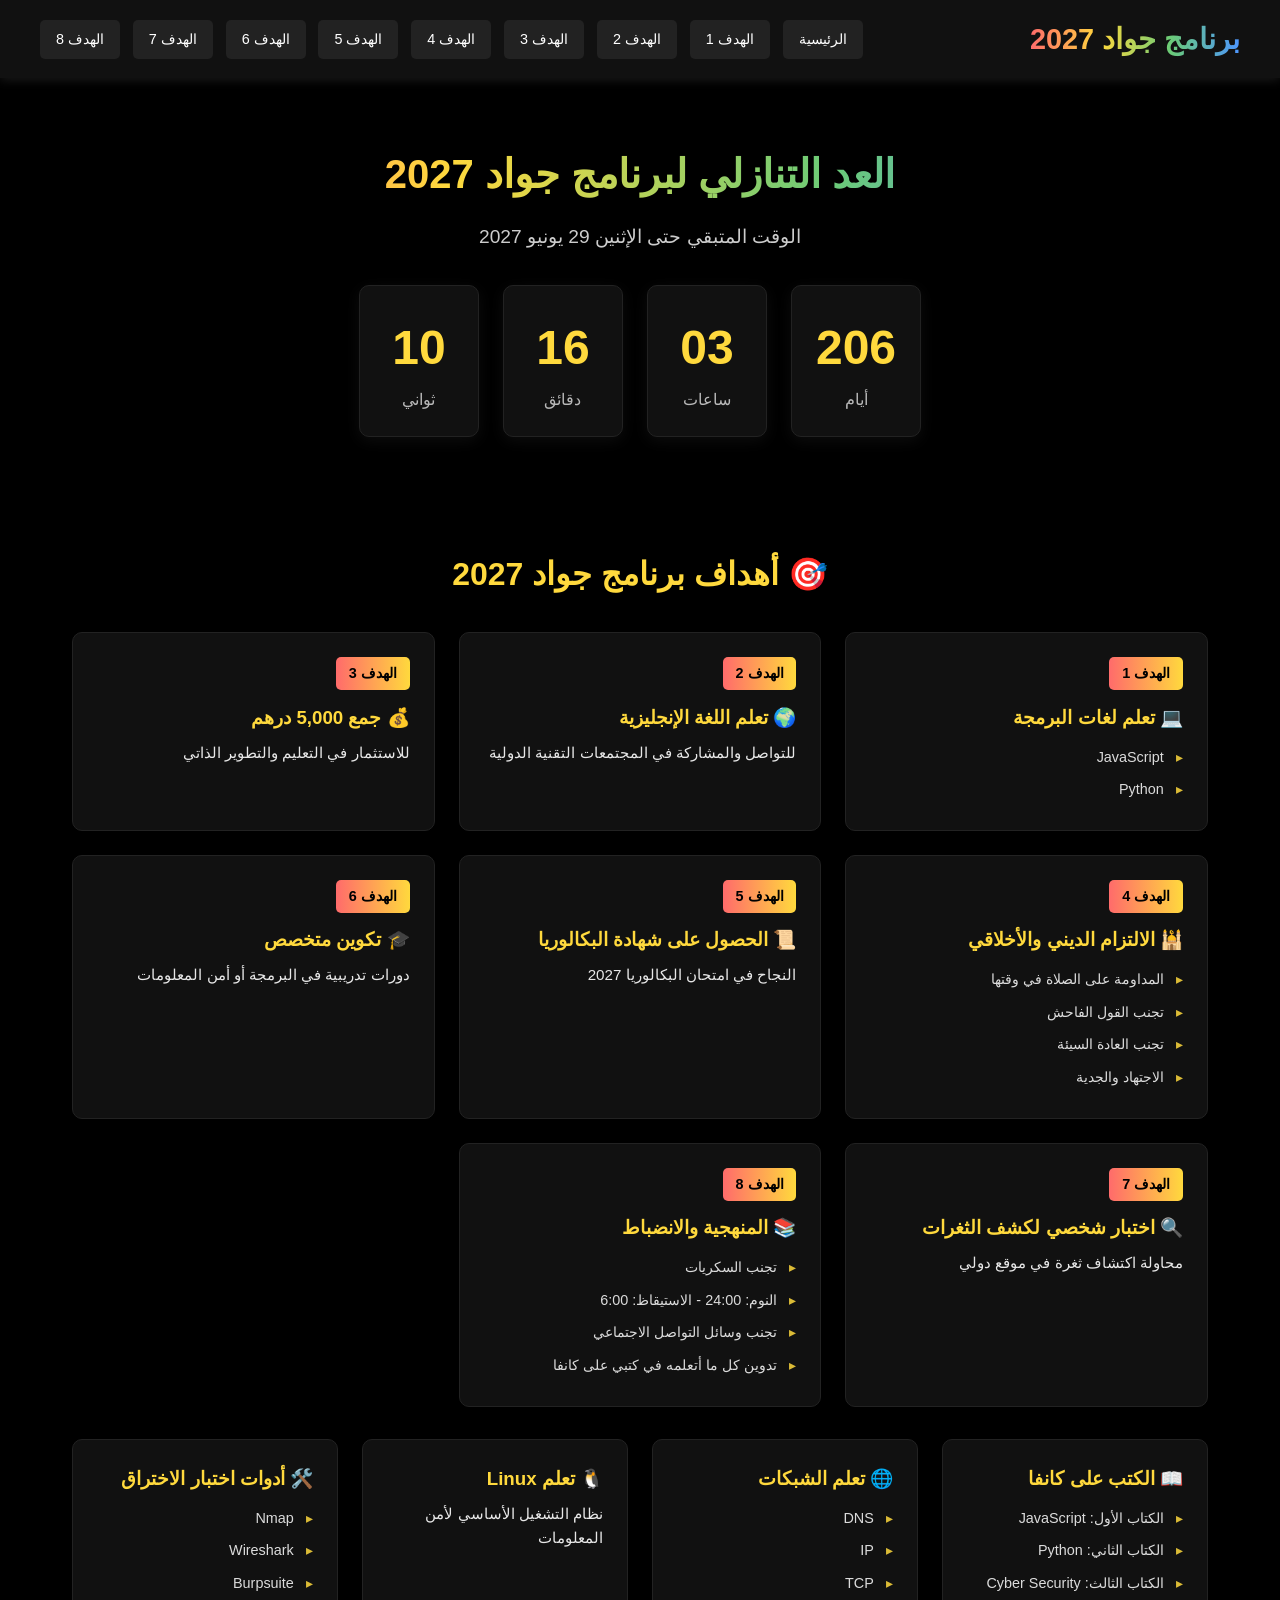
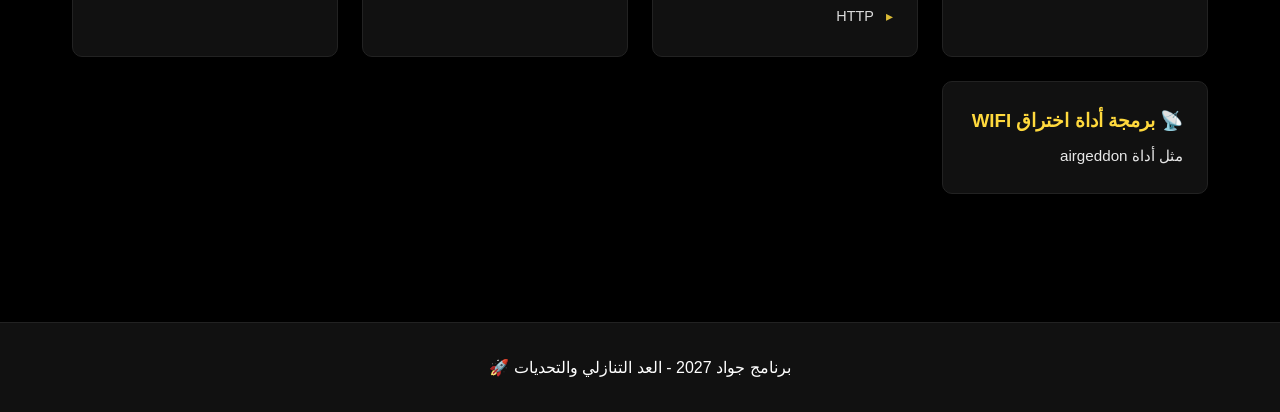
<file: index.html>
<!DOCTYPE html>
<html lang="ar" dir="rtl">
<head>
    <meta charset="UTF-8">
    <meta name="viewport" content="width=device-width, initial-scale=1.0">
    <title>برنامج جواد 2027</title>
    <style>
        /* Base Styles */
        * {
            margin: 0;
            padding: 0;
            box-sizing: border-box;
            font-family: 'Segoe UI', Tahoma, Geneva, Verdana, sans-serif;
        }
        
        body {
            background-color: #000000;
            color: #FFFFFF;
            line-height: 1.6;
            min-height: 100vh;
        }

        /* Navigation */
        nav {
            background-color: #111111;
            padding: 1rem 2rem;
            position: sticky;
            top: 0;
            z-index: 100;
            box-shadow: 0 2px 10px rgba(255, 255, 255, 0.1);
        }

        .nav-container {
            max-width: 1200px;
            margin: 0 auto;
            display: flex;
            justify-content: space-between;
            align-items: center;
            flex-wrap: wrap;
            gap: 1rem;
        }

        .logo {
            font-size: 1.8rem;
            font-weight: bold;
            background: linear-gradient(90deg, #ff6b6b, #ffd93d, #6bcb77, #4d96ff);
            -webkit-background-clip: text;
            -webkit-text-fill-color: transparent;
            background-clip: text;
        }

        .nav-links {
            display: flex;
            flex-wrap: wrap;
            gap: 0.8rem;
        }

        .nav-links a {
            color: #ffffff;
            text-decoration: none;
            padding: 0.5rem 1rem;
            border-radius: 5px;
            transition: all 0.3s;
            font-size: 0.9rem;
            background-color: #222;
        }

        .nav-links a:hover {
            background-color: #333;
            transform: translateY(-2px);
        }

        /* Main Content */
        .container {
            max-width: 1200px;
            margin: 0 auto;
            padding: 2rem;
        }

        /* Countdown Section */
        .countdown-section {
            padding: 2rem 0;
            text-align: center;
        }

        .countdown-title {
            font-size: 2.5rem;
            margin-bottom: 1rem;
            background: linear-gradient(90deg, #ff6b6b, #ffd93d, #6bcb77, #4d96ff);
            -webkit-background-clip: text;
            -webkit-text-fill-color: transparent;
            background-clip: text;
        }

        .countdown-subtitle {
            font-size: 1.2rem;
            margin-bottom: 2rem;
            opacity: 0.8;
        }

        .countdown-container {
            display: flex;
            justify-content: center;
            flex-wrap: wrap;
            gap: 1.5rem;
            margin: 2rem 0;
        }

        .countdown-unit {
            background-color: #111111;
            padding: 1.5rem;
            border-radius: 10px;
            min-width: 120px;
            box-shadow: 0 4px 15px rgba(255, 255, 255, 0.05);
            border: 1px solid #222;
        }

        .countdown-value {
            font-size: 3rem;
            font-weight: bold;
            color: #ffd93d;
        }

        .countdown-label {
            font-size: 1rem;
            text-transform: uppercase;
            opacity: 0.7;
        }

        /* Goals Section */
        .goals-section {
            padding: 3rem 0;
        }

        .goals-title {
            font-size: 2rem;
            text-align: center;
            margin-bottom: 2rem;
            color: #ffd93d;
        }

        .goals-grid {
            display: grid;
            grid-template-columns: repeat(auto-fit, minmax(280px, 1fr));
            gap: 1.5rem;
        }

        .goal-card {
            background-color: #111111;
            padding: 1.5rem;
            border-radius: 10px;
            border: 1px solid #222;
            transition: all 0.3s;
        }

        .goal-card:hover {
            transform: translateY(-5px);
            border-color: #ffd93d;
            box-shadow: 0 5px 20px rgba(255, 217, 61, 0.1);
        }

        .goal-number {
            display: inline-block;
            background: linear-gradient(90deg, #ff6b6b, #ffd93d);
            padding: 0.3rem 0.8rem;
            border-radius: 5px;
            font-size: 0.9rem;
            font-weight: bold;
            margin-bottom: 0.8rem;
            color: #000;
        }

        .goal-card h3 {
            color: #ffd93d;
            margin-bottom: 0.5rem;
        }

        .goal-card p {
            opacity: 0.9;
            font-size: 0.95rem;
        }

        .goal-card ul {
            list-style: none;
            padding: 0;
            margin-top: 0.5rem;
        }

        .goal-card ul li {
            padding: 0.3rem 0;
            padding-right: 1.2rem;
            position: relative;
            font-size: 0.9rem;
            opacity: 0.85;
        }

        .goal-card ul li::before {
            content: "▸";
            position: absolute;
            right: 0;
            color: #ffd93d;
        }

        /* Footer */
        footer {
            background-color: #111111;
            padding: 2rem;
            text-align: center;
            margin-top: 3rem;
            border-top: 1px solid #222;
        }

        /* Responsive */
        @media (max-width: 768px) {
            .nav-container {
                flex-direction: column;
                align-items: center;
            }

            .nav-links {
                justify-content: center;
            }

            .nav-links a {
                font-size: 0.8rem;
                padding: 0.3rem 0.7rem;
            }

            .countdown-unit {
                min-width: 90px;
                padding: 1rem;
            }

            .countdown-value {
                font-size: 2rem;
            }

            .countdown-title {
                font-size: 1.8rem;
            }

            .goals-grid {
                grid-template-columns: 1fr;
            }
        }

        @media (max-width: 480px) {
            .countdown-container {
                gap: 0.8rem;
            }

            .countdown-unit {
                min-width: 70px;
                padding: 0.7rem;
            }

            .countdown-value {
                font-size: 1.5rem;
            }

            .countdown-label {
                font-size: 0.7rem;
            }
        }
    </style>
</head>
<body>
    <!-- Navigation -->
    <nav>
        <div class="nav-container">
            <div class="logo">برنامج جواد 2027</div>
            <div class="nav-links">
                <a href="#home">الرئيسية</a>
                <a href="#goal1">الهدف 1</a>
                <a href="#goal2">الهدف 2</a>
                <a href="#goal3">الهدف 3</a>
                <a href="#goal4">الهدف 4</a>
                <a href="#goal5">الهدف 5</a>
                <a href="#goal6">الهدف 6</a>
                <a href="#goal7">الهدف 7</a>
                <a href="#goal8">الهدف 8</a>
            </div>
        </div>
    </nav>

    <!-- Main Content -->
    <div class="container" id="home">
        <!-- Countdown Section -->
        <section class="countdown-section">
            <h1 class="countdown-title">العد التنازلي لبرنامج جواد 2027</h1>
            <p class="countdown-subtitle">الوقت المتبقي حتى الإثنين 29 يونيو 2027</p>
            
            <div class="countdown-container">
                <div class="countdown-unit">
                    <div class="countdown-value" id="days">00</div>
                    <div class="countdown-label">أيام</div>
                </div>
                <div class="countdown-unit">
                    <div class="countdown-value" id="hours">00</div>
                    <div class="countdown-label">ساعات</div>
                </div>
                <div class="countdown-unit">
                    <div class="countdown-value" id="minutes">00</div>
                    <div class="countdown-label">دقائق</div>
                </div>
                <div class="countdown-unit">
                    <div class="countdown-value" id="seconds">00</div>
                    <div class="countdown-label">ثواني</div>
                </div>
            </div>
        </section>

        <!-- Goals Section -->
        <section class="goals-section">
            <h2 class="goals-title">🎯 أهداف برنامج جواد 2027</h2>
            
            <div class="goals-grid">
                <!-- Goal 1 -->
                <div class="goal-card" id="goal1">
                    <span class="goal-number">الهدف 1</span>
                    <h3>💻 تعلم لغات البرمجة</h3>
                    <ul>
                        <li>JavaScript</li>
                        <li>Python</li>
                    </ul>
                </div>

                <!-- Goal 2 -->
                <div class="goal-card" id="goal2">
                    <span class="goal-number">الهدف 2</span>
                    <h3>🌍 تعلم اللغة الإنجليزية</h3>
                    <p>للتواصل والمشاركة في المجتمعات التقنية الدولية</p>
                </div>

                <!-- Goal 3 -->
                <div class="goal-card" id="goal3">
                    <span class="goal-number">الهدف 3</span>
                    <h3>💰 جمع 5,000 درهم</h3>
                    <p>للاستثمار في التعليم والتطوير الذاتي</p>
                </div>

                <!-- Goal 4 -->
                <div class="goal-card" id="goal4">
                    <span class="goal-number">الهدف 4</span>
                    <h3>🕌 الالتزام الديني والأخلاقي</h3>
                    <ul>
                        <li>المداومة على الصلاة في وقتها</li>
                        <li>تجنب القول الفاحش</li>
                        <li>تجنب العادة السيئة</li>
                        <li>الاجتهاد والجدية</li>
                    </ul>
                </div>

                <!-- Goal 5 -->
                <div class="goal-card" id="goal5">
                    <span class="goal-number">الهدف 5</span>
                    <h3>📜 الحصول على شهادة البكالوريا</h3>
                    <p>النجاح في امتحان البكالوريا 2027</p>
                </div>

                <!-- Goal 6 -->
                <div class="goal-card" id="goal6">
                    <span class="goal-number">الهدف 6</span>
                    <h3>🎓 تكوين متخصص</h3>
                    <p>دورات تدريبية في البرمجة أو أمن المعلومات</p>
                </div>

                <!-- Goal 7 -->
                <div class="goal-card" id="goal7">
                    <span class="goal-number">الهدف 7</span>
                    <h3>🔍 اختبار شخصي لكشف الثغرات</h3>
                    <p>محاولة اكتشاف ثغرة في موقع دولي</p>
                </div>

                <!-- Goal 8 -->
                <div class="goal-card" id="goal8">
                    <span class="goal-number">الهدف 8</span>
                    <h3>📚 المنهجية والانضباط</h3>
                    <ul>
                        <li>تجنب السكريات</li>
                        <li>النوم: 24:00 - الاستيقاظ: 6:00</li>
                        <li>تجنب وسائل التواصل الاجتماعي</li>
                        <li>تدوين كل ما أتعلمه في كتبي على كانفا</li>
                    </ul>
                </div>
            </div>

            <!-- Extra Learning Section -->
            <div style="margin-top: 2rem; display: grid; grid-template-columns: repeat(auto-fit, minmax(250px, 1fr)); gap: 1.5rem;">
                <div class="goal-card">
                    <h3 style="color: #ffd93d;">📖 الكتب على كانفا</h3>
                    <ul>
                        <li>الكتاب الأول: JavaScript</li>
                        <li>الكتاب الثاني: Python</li>
                        <li>الكتاب الثالث: Cyber Security</li>
                    </ul>
                </div>
                <div class="goal-card">
                    <h3 style="color: #ffd93d;">🌐 تعلم الشبكات</h3>
                    <ul>
                        <li>DNS</li>
                        <li>IP</li>
                        <li>TCP</li>
                        <li>HTTP</li>
                    </ul>
                </div>
                <div class="goal-card">
                    <h3 style="color: #ffd93d;">🐧 تعلم Linux</h3>
                    <p>نظام التشغيل الأساسي لأمن المعلومات</p>
                </div>
                <div class="goal-card">
                    <h3 style="color: #ffd93d;">🛠️ أدوات اختبار الاختراق</h3>
                    <ul>
                        <li>Nmap</li>
                        <li>Wireshark</li>
                        <li>Burpsuite</li>
                    </ul>
                </div>
                <div class="goal-card">
                    <h3 style="color: #ffd93d;">📡 برمجة أداة اختراق WIFI</h3>
                    <p>مثل أداة airgeddon</p>
                </div>
            </div>
        </section>
    </div>

    <!-- Footer -->
    <footer>
        <p>برنامج جواد 2027 - العد التنازلي والتحديات 🚀</p>
    </footer>

    <script>
        // Set target date: Monday, June 29, 2027
        const targetDate = new Date('June 29, 2027 00:00:00').getTime();
        
        // Get DOM elements
        const daysElement = document.getElementById('days');
        const hoursElement = document.getElementById('hours');
        const minutesElement = document.getElementById('minutes');
        const secondsElement = document.getElementById('seconds');
        
        // Update countdown every second
        const countdown = setInterval(function() {
            const now = new Date().getTime();
            const timeRemaining = targetDate - now;
            
            if (timeRemaining < 0) {
                clearInterval(countdown);
                daysElement.textContent = '00';
                hoursElement.textContent = '00';
                minutesElement.textContent = '00';
                secondsElement.textContent = '00';
                document.querySelector('.countdown-title').textContent = '🚀 برنامج جواد 2027 قد بدأ!';
                return;
            }
            
            const days = Math.floor(timeRemaining / (1000 * 60 * 60 * 24));
            const hours = Math.floor((timeRemaining % (1000 * 60 * 60 * 24)) / (1000 * 60 * 60));
            const minutes = Math.floor((timeRemaining % (1000 * 60 * 60)) / (1000 * 60));
            const seconds = Math.floor((timeRemaining % (1000 * 60)) / 1000);
            
            daysElement.textContent = days.toString().padStart(2, '0');
            hoursElement.textContent = hours.toString().padStart(2, '0');
            minutesElement.textContent = minutes.toString().padStart(2, '0');
            secondsElement.textContent = seconds.toString().padStart(2, '0');
        }, 1000);
    </script>
</body>
  </html>
</file>
